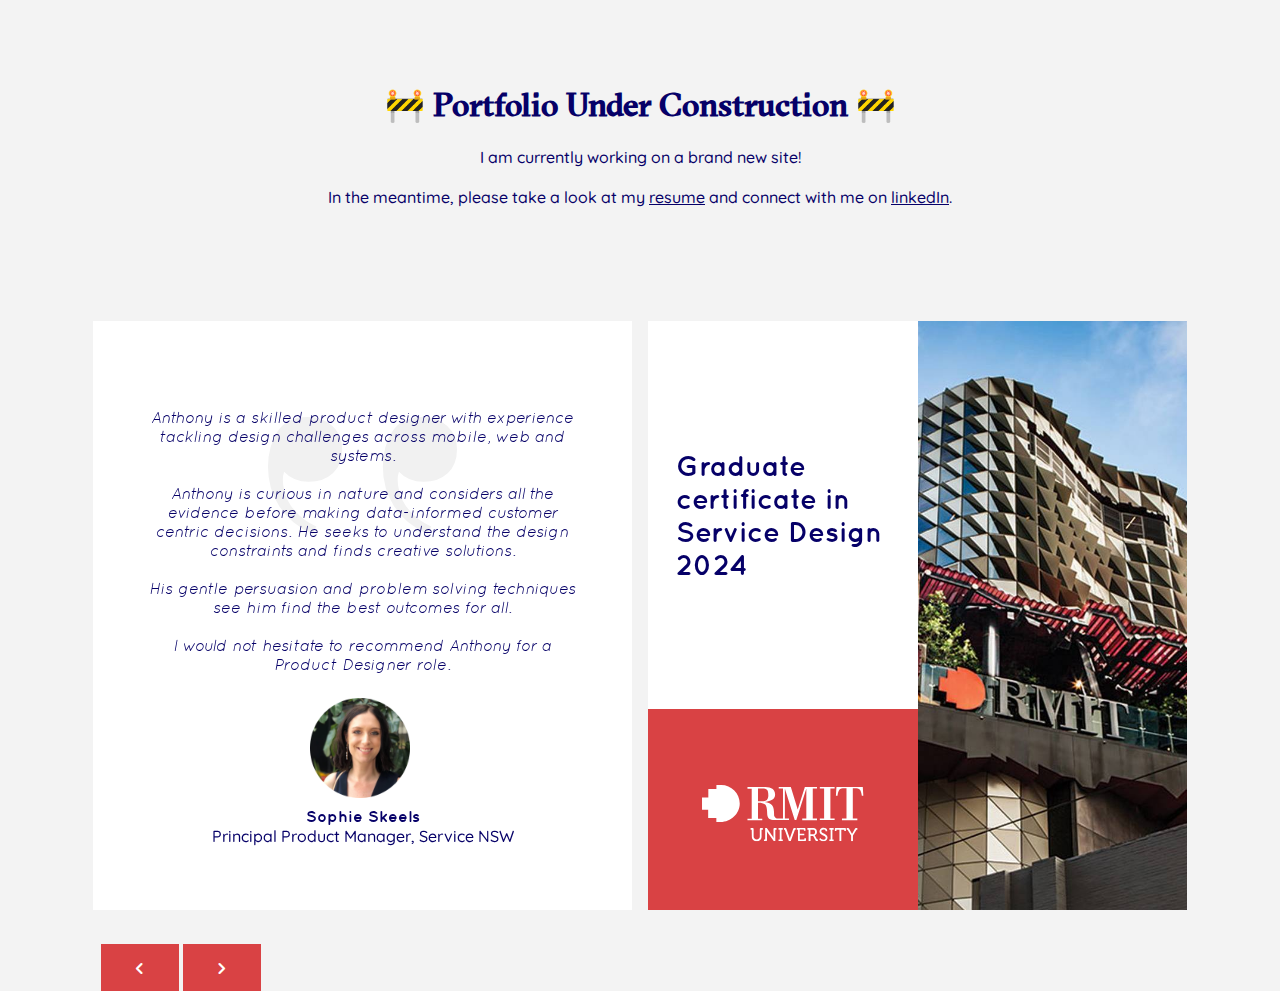
<file: index.html>
<!doctype html>
<html lang="en">

<head>
    <!-- Global site tag (gtag.js) - Google Analytics -->
    <script async src="https://www.googletagmanager.com/gtag/js?id=UA-113395071-1"></script>
    <script>
        window.dataLayer = window.dataLayer || [];
        function gtag() { dataLayer.push(arguments); }
        gtag('js', new Date());
        gtag('config', 'UA-113395071-1');
    </script>
    <!--Site Info-->
    <meta charset="utf-8">
    <meta name="viewport" content="width=device-width, initial-scale=1">
    <meta property="og:image" content="/img/IxDA-group.png" />
    <link rel="icon" type="image/png" sizes="32x32" href="favicon-32x32.png">
    <link rel="icon" type="image/png" sizes="16x16" href="favicon-16x16.png">
    <title>Anthony Drane UX Portfolio | I create digital experiences & products</title>
    <meta name="description"
        content="I am a, Sydney-based, User-Experience/Product designer with a background in media and journalism.">
    <meta name="keywords" content="Design,Websites,Apps,Digital,UX,Product,User Experience,Designer">
    <meta name="author" content="Anthony Drane">
    <meta property="og:locale" content="en_AU">
    <meta property="og:site_name" content="Anthony Drane Solutions">
    <meta property="og:type" content="website">
    <meta property="og:url" content="https://anthonydrane.solutions/">
    <meta property="og:title" content="Anthony Drane UX & Product Design Portfolio in Sydney, Australia">
    <!--<meta property="og:image" content="/static/img/favicon.aced45ce6ed7.png">-->
    <!--Stylesheets-->
    <link rel="stylesheet" href="css/styles.css" type="text/css">
    <link rel="stylesheet" href="css/slick.css" type="text/css">
    <!-- <link rel="stylesheet" href="css/slick-theme.css" type="text/css">-->
    <link rel="stylesheet" href="css/bootstrap-grid.min.css" type="text/css">
    <link rel="stylesheet" type="text/css" href="css/normalize.css" />
    <link rel="stylesheet" type="text/css" href="css/demo.css" />
    <!-- <link rel="stylesheet" type="text/css" href="pater/pater.css" /> menu -->
    <!-- <script>document.documentElement.className = 'js';</script> menu -->
</head>

<body class="demo-3" id="homePage">

    <main>
        <!--nav menu-->
        <!--end nav menu-->
        <!--wrapper-->
        <div class="wrapper">
            <!--region Hero-->
            <!--End hero region-->
            <!--About region-->
            <!--End about region-->
            <!--Case Studies-->
            <!--End case studies region-->
            <!--Under construction-->
            <section id="underConstruction">
                <div class="row">
                    <div class="col-md-2"></div>
                    <div class="col-md-8">
                        <h1>🚧 Portfolio Under Construction 🚧</h1>
                        <p>I am currently working on a brand new site!<br><br>In the meantime, please take a look at my
                            <a href="files/resume.pdf" target="_blank">resume</a> and connect with me on <a
                                href="https://www.linkedin.com/in/anthony-drane/" target="_blank">linkedIn</a>.
                        </p>
                    </div>
                    <div class="col-md-2"></div>
                </div>
            </section>
            <!--End under construction region-->
            <!--Testimonials-->
            <section id="testimonials">
                <div class="container">
                    <div class="row" class="mt2em">
                        <div class="col-md-12">
                            <div class="testimonials">
                                <div class="testimonial">
                                    <div class="quote">
                                        <Blockquote>Anthony is a skilled product designer with experience tackling
                                            design challenges
                                            across mobile, web and systems. <br><br>Anthony is curious in nature and
                                            considers
                                            all
                                            the evidence before making data-informed customer centric decisions. He
                                            seeks
                                            to understand the design constraints and finds creative solutions.<br><br>
                                            His
                                            gentle
                                            persuasion and problem solving techniques see him find the best outcomes for
                                            all.<br><br> I would not hesitate to recommend Anthony for a Product
                                            Designer role.
                                        </Blockquote>
                                        <div id="quotePerson">
                                            <img src="img/sophie.png"></img><br>
                                            <b>Sophie Skeels</b>
                                            <br>Principal Product Manager, Service NSW
                                        </div>
                                    </div>
                                </div>
                                <div class="testimonial">
                                    <div class="reference rmit">
                                        <div class="container"
                                            style="background-color: #D94244; padding-left: 0; height: 100%">
                                            <div class="row">
                                                <div class="col-md-12">
                                                    <table>
                                                        <tr>
                                                            <td class="refText">Graduate certificate in Service Design
                                                                2024</td>
                                                            <td class="image" rowspan="2"></td>
                                                        </tr>
                                                        <tr>
                                                            <td class="logo"></td>
                                                        </tr>
                                                    </table>
                                                </div>
                                            </div>
                                        </div>
                                    </div>
                                </div>
                                <div class="testimonial">
                                    <div class="quote">
                                        <Blockquote>Anthony is a huge asset to any workplace. He has the ability to look
                                            at any piece of work with such empathy and always putting the customer at
                                            the forefront. He is a big advocate for customer centric design and will
                                            always go above and beyond to solve problems and create the best
                                            experiences.<br><br>

                                            Anthony is a great role model to junior designers and has the natural
                                            ability to nurture and mentor them. He is always open for feedback and happy
                                            to give others constructive feedback. He's also continuously looking to grow
                                            and improve to be the best designer he can be.<br><br>

                                            I would consider Anthony as an all-rounder when it comes to design, as he is
                                            experienced in all aspects of design whether it be leadership, strategy,
                                            discovery, research or UX/UI. He is a great team player and a natural
                                            collaborator.
                                        </Blockquote><br><br>
                                        <div id="quotePerson">
                                            <img src="img/Paul.png"></img><br>
                                            <b>Paul Andrew</b>
                                            <br>Principal Product Designer, Service NSW
                                        </div>
                                    </div>
                                </div>
                                <div class="testimonial">
                                    <div class="reference sludge">
                                        <div class="container"
                                            style="background-color: #D94244; padding-left: 0; height: 100%">
                                            <div class="row">
                                                <div class="col-md-12">
                                                    <table>
                                                        <tr>
                                                            <td class="refText">World's first Sludge-a-thon</td>
                                                            <td class="image" rowspan="2"></td>
                                                        </tr>
                                                        <tr>
                                                            <td class="logo"></td>
                                                        </tr>
                                                    </table>
                                                </div>
                                            </div>
                                        </div>
                                    </div>
                                </div>
                                <div class="testimonial">
                                    <div class="quote">
                                        <Blockquote>I worked with Anthony for several months. He was a pleasure to work
                                            with, quick to
                                            learn with a great work ethic, he was able to grasp not only the deeper
                                            complex
                                            details of a product, but also the broader product strategy.<br><br> He is
                                            an
                                            excellent
                                            communicator able to build rapport with all he works with.</Blockquote>
                                        <div id="quotePerson">
                                            <img src="img/dd-mitch.png"></img><br>
                                            <b>Mitch Cullen</b>
                                            <br>UX Manager, Deloitte Digital Australia
                                        </div>
                                    </div>
                                </div>
                                <div class="testimonial">
                                    <div class="reference ixda">
                                        <div class="container"
                                            style="background-color: #D94244; padding-left: 0; height: 100%">
                                            <div class="row">
                                                <div class="col-md-12">
                                                    <table>
                                                        <tr>
                                                            <td class="refText">IxDA Design Research Mentor Group 2018
                                                            </td>
                                                            <td class="image" rowspan="2"></td>
                                                        </tr>
                                                        <tr>
                                                            <td class="logo"></td>
                                                        </tr>
                                                    </table>
                                                </div>
                                            </div>
                                        </div>
                                    </div>
                                </div>
                                <div class="testimonial">
                                    <div class="quote">
                                        <Blockquote>Anthony is a great designer and was a great asset to have on the
                                            project we worked
                                            on together. He can think outside the box, and is great at understanding the
                                            complexities of business and user needs.</Blockquote>
                                        <div id="quotePerson">
                                            <img src="img/bc-alissa@2x.png"></img><br>
                                            <b>Alissa Condra</b>
                                            <br>Lead UX Designer, BEcoME. Education
                                        </div>
                                    </div>
                                </div>
                                <div class="testimonial">
                                    <div class="reference gAssembly">
                                        <div class="container"
                                            style="background-color: #D94244; padding-left: 0; height: 100%">
                                            <div class="row">
                                                <div class="col-md-12">
                                                    <table>
                                                        <tr>
                                                            <td class="refText">General Assembly UX immersive 2017</td>
                                                            <td class="image" rowspan="2"></td>
                                                        </tr>
                                                        <tr>
                                                            <td class="logo"></td>
                                                        </tr>
                                                    </table>
                                                </div>
                                            </div>
                                        </div>
                                    </div>
                                </div>
                                <div class="testimonial">
                                    <div class="quote">
                                        <Blockquote>Anthony was very communicative in ensuring our needs and
                                            expectations were met. The
                                            final results of the project were more than we could have hoped for and we
                                            look
                                            forward to taking things into the next stage.</Blockquote>
                                        <div id="quotePerson">
                                            <img src="img/Audrey@2x.png"></img><br>
                                            <b>Audrey Killeen</b>
                                            <br>Process Engineer, City Water Technology
                                        </div>
                                    </div>
                                </div>
                            </div>
                        </div>
                    </div>
                    <div class="row">
                        <div class="col-md-12">
                            <div class="btn-slick">
                                <button class="btn quotePrev">
                                    < </button>
                                        <button class="btn quoteNext"> > </button>
                            </div>
                        </div>
                    </div>
                </div>
        </div>
        </div>
        </section>
        <!--End testimonials-->
        <!--Blog-->
        <!--End blog-->
        <!--Contact-->
        <!--End Contact-->
        </div>
    </main>
    <!--end wrapper-->
    <!--Load scripts-->
    <script src="js/jquery.min.js"></script>
    <script src="js/jquery.migrate.min.js"></script>
    <script src="js/slick.min.js"></script>
    <script src="js/bootstrap.min.js"></script>
    <script src="js/easings.js"></script>
    <script src="js/demo3-2.js"></script>
    <!--End load scripts-->
    <!--Init scripts-->
    <script type="text/javascript">
        $(document).ready(function () {
            $('.skills').slick({
                dots: true,
                infinite: true,
                speed: 600,
                slidesToShow: 6,
                slidesToScroll: 1,
                autoplay: true,
                autoplaySpeed: 2000,
                responsive: [
                    {
                        breakpoint: 1024,
                        settings: {
                            slidesToShow: 4,
                            slidesToScroll: 1,
                            infinite: true,
                            dots: true
                        }
                    },
                    {
                        breakpoint: 600,
                        settings: {
                            slidesToShow: 3,
                            slidesToScroll: 1
                        }
                    },
                    {
                        breakpoint: 480,
                        settings: {
                            slidesToShow: 2,
                            slidesToScroll: 1
                        }
                    }
                ]
            });
        });
        $(document).ready(function () {
            $('.testimonials').slick({
                dots: true,
                infinite: false,
                speed: 300,
                slidesToShow: 2,
                slidesToScroll: 1,
                responsive: [
                    {
                        breakpoint: 992,
                        settings: {
                            slidesToShow: 1,
                            slidesToScroll: 1
                        }
                    }
                ]
            });
        });
        jQuery(".skillsPrev").click(function () {
            $(".skills .slick-prev").click()
        });
        jQuery(".skillsNext").click(function () {
            $(".skills .slick-next").click()
        });
        jQuery(".quotePrev").click(function () {
            $(".testimonials .slick-prev").click()
        });
        jQuery(".quoteNext").click(function () {
            $(".testimonials .slick-next").click()
        });
        jQuery(".global-menu__item").click(function () {
            $(".hamburger").click()
        });
    </script>
    <!--End init scripts-->
</body>

</html>
</file>
<file: css/styles.css>
/*Anthony Drane - UX & Product Design Portfolio CSS*/
/*Colors
    Green = #7DCE94
    Black = #3D3D3F
    Dark-Grey = #707070
    Light-Grey = #F9F8FD
    White = #FFFFFF
*/

/* Fonts */
@font-face {
  font-family: 'gt_sectrabold';
  src: url('../fonts/gt-sectra-bold-webfont.woff2') format('woff2'),
       url('../fonts/gt-sectra-bold-webfont.woff') format('woff');
  font-weight: normal;
  font-style: normal;
}
@font-face {
  font-family: 'gt_sectramedium';
  src: url('../fonts/gt-sectra-medium-webfont.woff2') format('woff2'),
       url('../fonts/gt-sectra-medium-webfont.woff') format('woff');
  font-weight: normal;
  font-style: normal;
}
@font-face {
  font-family: 'quicksand';
  src: url('../fonts/quicksand-regular-webfont.woff2') format('woff2'),
       url('../fonts/quicksand-regular-webfont.woff') format('woff');
  font-weight: 300;
  font-style: normal;
}
@font-face {
  font-family: 'quicksand';
  src: url('../fonts/quicksand-bold-webfont.woff2') format('woff2'),
       url('../fonts/quicksand-bold-webfont.woff') format('woff');
  font-weight: bold;
  font-style: normal;
}
@font-face {
  font-family: 'quicksand';
  src: url('../fonts/quicksand-italic-webfont.woff2') format('woff2'),
       url('../fonts/quicksand-italic-webfont.woff') format('woff');
  font-weight: normal;
  font-style: italic;
}
@font-face {
  font-family: 'quicksand';
  src: url('../fonts/quicksand-light-webfont.woff2') format('woff2'),
       url('../fonts/quicksand-light-webfont.woff') format('woff');
  font-weight: lighter;
  font-style: normal;
}
@font-face {
  font-family: 'quicksand';
  src: url('../fonts/quicksand-medium-webfont.woff2') format('woff2'),
       url('../fonts/quicksand-medium-webfont.woff') format('woff');
  font-weight: normal;
  font-style: normal;
}

/*Core Elements */
body {background-color: #f3f3f3; overflow: scroll !important;}
html,body{width: 100%; height: 100%; margin: 0px; padding: 0px;}
main {overflow-x: hidden;}

p {font-size: 1em;}
*, body, p {font-family: 'quicksand', sans-serif; color: #060068;}
h2, h3, h4 {font-family: 'quicksand', sans-serif; font-weight: bold;}
h1 {font-family: 'gt_sectramedium', serif; font-size: 2em; font-weight: 900; color: #060068;} /*hero*/
h2 {font-size: 1.25em; font-weight: 700;color: #060068;}

/* Container */
.container{width:100%;padding-right:15px;padding-left:15px;margin-right:auto;margin-left:auto}
@media (min-width:576px){.container{max-width:540px}}
@media (min-width:768px){.container{max-width:720px}}
@media (min-width:992px){.container{max-width:960px}}
@media (min-width:1200px){.container{max-width: 1140px !important;}}
@media (min-width:1400px){.container{max-width: 1240px !important;}}
@media (min-width:1600px){.container{max-width: 1440px !important;}}

/*Navigation*/
.myName {font-family: 'gt_sectramedium', serif; font-size: 1.7em;color: #060068; padding-top: 0.9em;}
.global-menu__wrap a {font-family: 'gt_sectramedium', serif; text-decoration: none; color: #fff;}
.global-menu__wrap a:hover {color: #060068;}
.global-menu__wrap {padding: 20px;}
.global-menu__item {font-size: 2.5em !important;}
ul .global-menu__item {font-size: 1.5em !important;}

/*Spacing*/
section#caseSudies, section#blog, section#contact {margin-top: 10em;}
section#footer {margin: 2em 0;}

/*Buttons*/
.btn {
	background-color: #D94244;
	color: #fff;
	border: 2px solid transparent;
  padding: 0.8em 2em;
  font-weight: bold;
}

.btn:hover {
  border: 2px solid #D94244;
  color: #D94244;
  background-color: transparent;
}

.btn.btn-rev {background-color: #fff;
color: #D94244;}

.btn.btn-rev:hover {
  border: 2px solid #fff;
  color: #fff;
  background-color: #D94244;
}

button.slick-prev, button.slick-next {visibility: hidden;}
.btn-slick .btn:first-of-type:hover img {content: url("../img/arrow-l-rev.svg");}
.btn-slick .btn:nth-child(2):hover img {content: url("../img/arrow-r-rev.svg");}

/*Extended Divs*/
.extend-right-red:before {
  right: -999em;
  background: #D94244;
  content: '';
  display: block;
  position: absolute;
  width: 999em;
  top: 0;
  bottom: 0;
}

.extend-right-white:before {
  right: -999em;
  background: #fff;
  content: '';
  display: block;
  position: absolute;
  width: 999em;
  top: 0;
  bottom: 0;
}

.extend-left-red:before {
  left: -999em;
  background: #D94244;
  content: '';
  display: block;
  position: absolute;
  width: 999em;
  top: 0;
  bottom: 0;
}

.extend-left-white:before {
  left: -999em;
  background: #fff;
  content: '';
  display: block;
  position: absolute;
  width: 999em;
  top: 0;
  bottom: 0;
}

/*************************/
/**      #homePage      **/
/*************************/
#homePage {margin: 0; position: relative;}


/* #homePage - Hero */
#hero {  margin-top: 3em; margin-bottom: 13em;}

.heroText {text-align: center;margin-top: -30%;position: absolute;width: 100%;}
.heroText span {font-family: 'gt_sectramedium', serif; font-size: 1.5em; background-color:#fff; color: #060068; background: #fff; display: inline-block; padding: 0.15em; margin: 5px 0;}

svg,
svg circle {fill: #D94244;}

@keyframes from0to360 {
  from{transform:rotate(0);}
  to{transform:rotate(360deg);}
}

#Circle1 {
  animation: from0to360 1s linear infinite;
  cx: 150;
  cy: 145;
  r: 130;
  transform-origin: 145px 150px;
}

@keyframes from360to0 {
  from{transform:rotate(360deg);}
  to{transform:rotate(0deg);}
}

#Circle2 {
  animation: from360to0 2s linear infinite;
  cx: 150;
  cy: 155;
  r: 130;
  transform-origin: 155px 150px;
}

#Circle3 {
  animation: from0to360 3s linear infinite;
  cx: 145;
  cy: 150;
  r: 130;
  transform-origin: 150px 145px;
}

#Circle4 {
  animation: from360to0 2.5s linear infinite;
  cx: 155;
  cy: 150;
  r: 130;
  transform-origin: 150px 155px;
}

#homePage .sectHead {background: #fff; font-family: 'gt_sectramedium', serif;font-size:1.5em; text-align: center; padding: 0.5em;}

/* Under Construction */
#underConstruction .row {
  padding-top: 4em;
  padding-bottom: 4em;
  padding-left: 16px;
  padding-right: 16px;
  text-align: center;
}

/* About */
.bio {
  background-color: #fff;
}

#about .tiles .tile {
  background: #fff;
  height: 10em;
  margin: -1em 1em 0 1em;
  padding: 1em;
  border-radius: 5px;
  box-shadow: 0 4px 8px 0 rgba(0,0,0,.12), 0 2px 4px 0 rgba(0,0,0,.08);
}

.bio .bio-text {
  vertical-align: middle;
  padding: 2em;
}

.bio .bioImg img {
	position: absolute;
	bottom: 0;
	width: 90%;
	vertical-align: bottom;
}

.bio-points {
	background-color: #D94244;
}

.bio-point {
  padding: 1.5em;
}

.bio-point span {
  font-weight:bold;
  font-size: 2em;
}

.bio-point p, .bio-point span {color: #fff;}

/*.container.uxSkills {
  padding-right: 0px;
  max-width: none !important;
}*/

.slick-track
{
    display: flex !important;
}

.slick-slide
{
    height: inherit !important;
}

.skills .skill:first-of-type {margin-left: 0em;}
.skill {
  padding: 1em;
  margin: 0.5em 0.5em 0.5em 0.5em;
  background-color: #fff;
  height: 100%;
}

.skill img {height: 50px; width: auto;}

ul.slick-dots {display: none !important;}
.slick-dotted.slick-slider {margin-bottom: 0.5em !important;}
.btn-slick .skillsPrev {margin-left: 0em;}

/* Case Studies */
#caseStudies .col-md-6 {
  width: 100%;
  height: 60vh;
  padding: 2em;
}

#caseStudies .col-md-6 {
	display: table;
}

.csText {padding: 2em; padding-top: 4em;}
.csText.extend-left-red {background-color: #D94244;}
.csText.extend-left-white {background-color: #fff;}

.csText .btn {vertical-align: middle; margin-top: 2em;}

.csText div {
  display: table-cell;
  vertical-align:middle;
  padding: 2.5vh;
}
@media (min-width:992px) {.csText div {padding-top: 2em}}
.becomeEdu h2, .ozHarvest h2 {color: #fff;}

.csImg {background-color: #fff;padding: 1vh;position: relative;}
.becomeEdu .csImg, .ozHarvest .csImg {background-color: #D94244;}

.caseStudy .csImg {
  vertical-align: middle;
  text-align: center;
  display: flex;
  align-items: center;
  flex-wrap: wrap;
}

.csImg img {
  max-height: 100%;
  max-width: 100%;
  text-align: center;
  padding: 1em;
}
.becomeEdu .csImg img {max-height: 90%;max-width: 90%;}
.proAuto .csImg img {max-height: 90%;max-width: 100%;}
.cityWater .csImg img {max-height: 99%;max-width: 100%;}
.becomeEdu .csImg img {max-height: 90%;max-width: 90%;}

.sevenDayEx p {border: 1px dashed #fff; text-align: center; margin: 1em 0 1em 0; padding: 20px;}
.sevenDayEx a {background-color: #fff; padding: 10px 15px; color: #D94244; margin-left: 10px; text-decoration: none; box-sizing: border-box; -moz-box-sizing: border-box; -webkit-box-sizing: border-box;}
.sevenDayEx a:hover {background-color: #D94244; outline: 1px solid #fff; color: #fff;}

@media (max-width:767px){.caseStudy .csText, .caseStudy .csText div {padding-top: 0}}

/*testimonials*/
#testimonials .reference .container {padding-right: 0px;}

.quote {
  padding: 1em;
  background-image: url(../img/quote-bg.svg);
  background-size: 35%;
  background-position: 50% 20%;
  background-repeat: no-repeat;
  display: flex;
  align-content: center;
  flex-wrap: wrap;
}

#quotePerson {
  text-align: center;
  width: 100%;
  padding-top: 0.5em;
}

#quotePerson img {
  margin-bottom: 0.5em;
}

.quote, .reference {background-color: #fff; margin: 0.5em;  height: 100%;}

.quote blockquote {font-weight: lighter; text-align: center; font-style: italic;}
.quote .quoter {text-align: center; padding-top: 10px; width: 100%;}
.quote img {width: 100px; margin-right: 5px;}
.quote img, .quote span {display: inline-block !important; vertical-align: middle;}
.btn-slick .quotePrev {margin-left: 1em;}

.refText {background: #fff; padding: 0.5em 1em 0.5em 1em; font-size: 1.75em; font-weight: bold;}
.reference .col-sm-6, .reference .col-sm-6 .row {height: 100%;}
.reference .col-md-12 {height: 50%;}

.reference .image {
  background-size: cover;
  background-position: right 0;
}
.rmit .image {
  background-image: url("../img/CS-RMIT.jpg");
  background-position: 70% 0;
}
.sludge .image {
  background-image: url("../img/sludge.jpg");
  background-position: 70% 0;
}
.ixda .image {
  background-image: url("../img/IxDA-group.png");
}
.gAssembly .image {
  background-image: url("../img/UXdi18.jpg");
}

.reference .logo {
  background-repeat: no-repeat;
  background-size: 60%;
  background-position: 50% 50%;
}
.rmit .logo {
  background-image: url("../img/rmit.svg");
}
.sludge .logo {
  background-image: url("../img/sludge.png");
}
.ixda .logo {
  background-image: url("../img/IxDA@2x.png");
}
.gAssembly .logo {
  background-image: url("../img/General_Assembly_logo.svg");
}

.reference .row, .reference .col-md-12, .reference table {
  height: 100%;
}
.reference table {width: 100%;}

.reference table tr:first-of-type td {height: 65%; width: 50%;}
.reference table tr:nth-child(2) {height: 100%;}

/*blog*/

#blog .row > div {background-color: #fff;}

#blog a {
	width: 80%;
}

#blog img {
  width: 100%;
  display: block;
  margin: auto;
}
#blog h3 {background-color: #D94244; padding: 1em 2em 1em 2em; margin-top: 0; color: #fff;}
#blog a {color: #fff; text-decoration: none;}
#blog a:hover, #blog a:hover h3 {color: #060068; text-decoration: underline;}

#blog .col-md-5 {background-color: #D94244; color: #fff; padding-top: 2em;}

#blog .btn {
  float: right;
  margin-top: 15px;
  margin-bottom: 2em;
}

/*Contact & Footer*/
#contact, #footer {text-align: center;}

#contact .row {padding: 2em; background-color: #fff;}
.contactIcons a {text-decoration: none; margin-right: 10px}
.contactIcons {margin: 20px;}
.contactIcons a:hover path {fill: #060068}



/*************************/
/**    #caseStudies     **/
/*************************/

/*General Case Study*/
.caseStudy .heroText {margin-top: 0;}
.caseStudy #hero {margin-bottom: 8em;}

.caseStudy #hero .row:first-of-type {
  padding: 7em 0;
  background-size: 30% auto !important;
  background-position: 25% 50% !important;
  animation: bounce 3s ease infinite;
 }
  .caseStudy #hero .row:nth-child(2){margin-top:-10em;}
 @keyframes bounce{
  50% {
      transform: translateY(10px);
  }
  100% {
      transform: translateY(0px);
  }
}

@media (max-width:767px){.csRow > .col-md-3 p {display:none;}}
 
.caseStudy #context {margin: 5em 0;}
.csRow > div {background: #fff; padding: 0 2em;}
.csContent {margin-bottom: 10em;}
.csRow img {width: 100%; padding: 0.25em;}

.caseStudy #context div {text-align: center;}
 @media (min-width:844px){
  .csContent .row:not(:first-of-type) > div {padding: 2em 1em;}
}
 
.csContent .container .row.csRow:nth-child(2) div.col-md-3:nth-child(2),
.csContent .container .row.csRow:nth-child(2) div.col-md-7:nth-child(3),
.csContent .container .row.csRow:nth-child(2) div.col-md-10:nth-child(2),
.csContent .container .row.csRow:nth-child(2) div.col-md-5:nth-child(2),
.csContent .container .row.csRow:nth-child(2) div.col-md-5:nth-child(3) {padding-top: 60px;}

@media (min-width:768px){
  .csContent .container .row.csRow:nth-child(2) .col-md-3,
  .csContent .container .row.csRow:nth-child(2) .col-md-7,
  .csContent .container .row.csRow:nth-child(2) .col-md-10,
  .csContent .container .row.csRow:nth-child(2) .col-md-5 {padding-top: 75px;}
}

.csContent .row:not(.csRow) .sectHead  { font-family: 'gt_sectramedium', serif; font-size: 3em !important; color: #D94244 !important; margin-bottom: -26px !important; z-index: 100 !important; background: none;}


 /*************************/
/**    #BecomeEdu        **/
/**************************/
#csBecome.caseStudy #hero .row:first-of-type {background: url("../img/become-logo.svg") no-repeat; background-size: auto 100% !important;}

 /*************************/
/**    #Pro  Auto        **/
/**************************/
#csProauto.caseStudy #hero .row:first-of-type {background: url("../img/proauto/vehicle.svg") no-repeat; background-size: auto 100% !important;}


 /*************************/
/**    #cityWaterTech    **/
/**************************/
#csCwt.caseStudy #hero .row:first-of-type {background: url("../img/cs-cityWater.png") no-repeat; background-size: 350px auto !important;}

table.cwtInsights tr th {text-align:left; padding-left: 1em; background-color: #D94244;}
table.cwtInsights tr th p { color: #ffffff;}
table.cwtInsights tr {border-top: 1px solid #060068;}
table.cwtInsights tr td {padding: 1em; vertical-align: top;}
table.cwtInsights tr td:first-of-type {width: 65%;}

 /*************************/
/**    #OzHarvest        **/
/**************************/
#csOzharvest.caseStudy #hero .row:first-of-type {background: url("../img/ozharvest/van.png") no-repeat; background-size: 30% auto !important;}

table.ozharvestInsights tr th {text-align:left; padding-left: 1em; background-color: #D94244;}
table.ozharvestInsights tr th p { color: #ffffff;}
table.ozharvestInsights tr {border-top: 1px solid #060068;}
table.ozharvestInsights tr td {padding: 1em; vertical-align: top;}
table.ozharvestInsights tr td:first-of-type {width: 55%;}

.bjFogg h1 {font-size: 1.75em;}

 /*************************/ 
/**** MEDIA QUERIES ****/
/*************************/
@media screen and (max-width: 55em){
  .hamburger {top: 2em !important; right: 1em !important;}
  .global-menu__item {font-size: 1.5em !important}
  ul .global-menu__item {font-size: 1.25em !important;}
  }

@media (max-width:992px){
 .bio .bioImg img {position: relative;}
}

@media (max-width:1401px){body#homePage .heroText {margin-top: -35%;}}
@media (max-width:1201px){body#homePage .heroText {margin-top: -49%;}}
@media (max-width:993px){body#homePage .heroText {margin-top: -59%;}}
@media (max-width:769px){body#homePage .heroText {margin-top: -45%;}}
@media (max-width:769px){body#homePage .heroText {margin-top: -45%;}}
@media (max-width:577px){body#homePage .heroText {margin-top: -45%;}}
@media (max-width:492px){body#homePage .heroText {margin-top: -60%;}}
@media (max-width:442px){body#homePage .heroText {margin-top: -66%;}}
@media (max-width:400px){body#homePage .heroText {margin-top: -76%;}}

@media (max-width:844px){
.extend-right-red:before {visibility:hidden;}
.extend-right-white:before {visibility:hidden;}
.extend-left-red:before {visibility:hidden;}
.extend-left-white:before {visibility:hidden;}

#hero h1 {font-size: 1.5em;}

.mt2em {margin-top: 2em;}
.csText {padding-top: 2em;}
.csImg img {padding: 0.25em;}

blockquote {margin: 10px 0 20px 0;}
.refText {padding: 0.5em; font-size: 25px}
.quote, .reference {margin: 0em;}
.reference .gAssembly .logo {background-size: 80%;background-position: 50% 50%;}
}
</file>
<file: css/demo.css>
*,
*::after,
*::before {
	box-sizing: border-box;
}

.demo-3 {
	--color-text: #fbd54a;
	--color-bg: #333;
	--color-link: #4d4f5f;
	--color-link-hover: #bfb5b5;
	--color-info: #fff;
	--color-main-bg: #24262d;
	--path-fill-1: #000000;
	--path-fill-2: #1d1d1f;
	--path-fill-3: #fbd54a;
	--color-title: #fff;
	--font-family-title: 'Arapey', serif;
	--font-size-title: 5vmax;
	--font-weight-title: 400;
	--color-menu: #000000;
	--color-menu-hover: #fff;
	--font-family-menu: 'Arapey', serif;
	--font-size-menu: 4vmax;
	--font-weight-menu: 400;
	--button-bg: #fff;
	--button-circle: #ada4a4;
	--button-line: #222;
}

/* Fade effect */
.js body {
	opacity: 0;
	transition: opacity 0.3s;		
}

.js body.render {
	opacity: 1;
}

main {
	position: relative;
	width: 100%;
	min-height: 100vh;
}

.content {
	position: relative;
	display: flex;
	justify-content: center;
	align-items: center;
	min-height: 100vh;
	margin: 0 auto;
	pointer-events: none;
}



.global-menu {
	width: 100vw;
	height: 90vh;
	display: flex;
	justify-content: center;
	align-items: center;
	position: fixed;
	top: 0;
	left: 0;
	pointer-events: none;
	z-index: 999;
}

.global-menu__item {
	color: var(--color-menu);
	font-family: var(--font-family-menu);
	font-size: var(--font-size-menu);
	font-weight: var(--font-weight-menu);
	opacity: 0;
	transform: translateY(-100%);
	pointer-events: none;
	display: block;
	margin: 0.25em 0;
	transition: transform 0.3s, opacity 0.3s;
	transition-timing-function: ease-in;
}

.global-menu__item--demo-3 {
	transition: transform 0.1s, opacity 0.1s;
	transform: translateY(100%);
	transition-timing-function: ease-out;
}

.global-menu__item:hover {
	color: var(--color-menu-hover);
}

.global-menu__item.is-opened {
	opacity: 1;
	transform: translateY(0) rotate(0);
	pointer-events: auto;
	transition-timing-function: ease;
}

.global-menu__item--demo-4.is-opened,
.global-menu__item--demo-5.is-opened {
	transform: translateX(0) rotate(0);
}

.global-menu__item--demo-4.is-opened {
	transition-timing-function: cubic-bezier(0.230, 1.000, 0.355, 1.400);
}

.global-menu__item:nth-of-type(1) {
	transition-delay: 0s;
}

.global-menu__item.is-opened:nth-of-type(1) {
	transition-delay: 0.85s;
}

.global-menu__item:nth-of-type(2) {
	transition-delay: 0.05s;
}

.global-menu__item.is-opened:nth-of-type(2) {
	transition-delay: 0.8s;
}

.global-menu__item:nth-of-type(3) {
	transition-delay: 0.1s;
}

.global-menu__item.is-opened:nth-of-type(3) {
	transition-delay: 0.75s;
}

.global-menu__item:nth-of-type(4) {
	transition-delay: 0.15s;
}

.global-menu__item.is-opened:nth-of-type(4) {
	transition-delay: 0.7s;
}

/* demo 3 */
.global-menu__item--demo-3.is-opened {
	transition-duration: 0.3s;
}

.global-menu__item--demo-3:nth-of-type(1) {
	transition-delay: 0s;
}

.global-menu__item--demo-3.is-opened:nth-of-type(1) {
	transition-delay: 0.65s;
}

.global-menu__item--demo-3:nth-of-type(2) {
	transition-delay: 0s;
}

.global-menu__item--demo-3.is-opened:nth-of-type(2) {
	transition-delay: 0.7s;
}

.global-menu__item--demo-3:nth-of-type(3) {
	transition-delay: 0s;
}

.global-menu__item--demo-3.is-opened:nth-of-type(3) {
	transition-delay: 0.75s;
}

.global-menu__item--demo-3:nth-of-type(4) {
	transition-delay: 0s;
}

.global-menu__item--demo-3.is-opened:nth-of-type(4) {
	transition-delay: 0.8s;
}

.global-menu__item--demo-3:nth-of-type(5) {
	transition-delay: 0s;
}

.global-menu__item--demo-3.is-opened:nth-of-type(5) {
	transition-delay: 0.85s;
}

.global-menu__item--demo-3:nth-of-type(6) {
	transition-delay: 0s;
}

.global-menu__item--demo-3.is-opened:nth-of-type(6) {
	transition-delay: 0.9s;
}


.shape-overlays {
	width: 100vw;
	height: 100vh;
	pointer-events: none;
	position: fixed;
	top: 0;
	left: 0;
	z-index: 899;
}

.shape-overlays.is-opened {
	pointer-events: auto;
}

.shape-overlays__path:nth-of-type(1) {
	fill: var(--path-fill-1);
}

.shape-overlays__path:nth-of-type(2) {
	fill: var(--path-fill-2);
}

.shape-overlays__path:nth-of-type(3) {
	fill: #D94244;
}

.shape-overlays__path:nth-of-type(4) {
	fill: var(--path-fill-4);
}

@-webkit-keyframes intervalHamburgerBorder {
	0% {
		opacity: 1;
		-webkit-transform: scale(1);
		transform: scale(1);
	}
	80% {
		-webkit-transform: scale(1.6);
		transform: scale(1.6);
	}
	100% {
		opacity: 0;
		-webkit-transform: scale(1.6);
		transform: scale(1.6);
	}
}

@keyframes intervalHamburgerBorder {
	0% {
		opacity: 1;
		-webkit-transform: scale(1);
		transform: scale(1);
	}
	80% {
		-webkit-transform: scale(1.6);
		transform: scale(1.6);
	}
	100% {
		opacity: 0;
		-webkit-transform: scale(1.6);
		transform: scale(1.6);
	}
}

.hamburger {
	width: 64px;
	height: 64px;
	display: block;
	position: relative;
	cursor: pointer;
	position: absolute;
	top: 2.25em;
	right: 2.25em;
	z-index: 110;
	border-radius: 50%;
	background-color: var(--button-bg);
	pointer-events: auto;
	-webkit-tap-highlight-color: rgba(0,0,0,0);
	z-index: 999;
}

.hamburger::after {
	width: 64px;
	height: 64px;
	box-sizing: border-box;
	content: '';
	display: block;
	position: absolute;
	top: 0;
	left: 0;
	pointer-events: none;
	border: 4px solid var(--button-circle);
	border-radius: 50%;
	-webkit-animation-duration: 3s;
	animation-duration: 3s;
	-webkit-animation-name: intervalHamburgerBorder;
	animation-name: intervalHamburgerBorder;
	-webkit-animation-iteration-count: infinite;
	animation-iteration-count: infinite;
}

.hamburger__line {
	width: 28px;
	height: 2px;
	overflow: hidden;
	position: absolute;
	z-index: 10;
}

.hamburger__line-in {
	width: 84px;
	height: 2px;
	position: absolute;
	top: 0;
	left: 0;
}

.hamburger__line-in::before,
.hamburger__line-in::after {
	width: 28px;
	height: 2px;
	content: '';
	display: block;
	position: absolute;
	top: 0;
	background-color: var(--button-line);
}

.hamburger__line-in::before {
	left: -56px;
}

.hamburger__line-in::after {
	left: 0;
}

.hamburger__line--01,
.hamburger__line--02,
.hamburger__line--03,
.hamburger__line--cross01,
.hamburger__line--cross02 {
	left: 18px;
}

.hamburger__line--01 {
	top: 24.6px;
}

.hamburger__line--02,
.hamburger__line--cross01,
.hamburger__line--cross02 {
	top: 31px;
}

.hamburger__line--03 {
	top: 37.4px;
}

.hamburger__line--cross01 {
	-webkit-transform: rotate(45deg);
	transform: rotate(45deg);
}

.hamburger__line--cross02 {
	-webkit-transform: rotate(-45deg);
	transform: rotate(-45deg);
}

.hamburger__line {
	-webkit-transition-duration: 0.6s;
	transition-duration: 0.6s;
	-webkit-transition-timing-function: cubic-bezier(0.19, 1, 0.22, 1);
	transition-timing-function: cubic-bezier(0.19, 1, 0.22, 1);
}

.hamburger__line-in {
	-webkit-transition-duration: 0.6s;
	transition-duration: 0.6s;
	-webkit-transition-timing-function: cubic-bezier(0.19, 1, 0.22, 1);
	transition-timing-function: cubic-bezier(0.19, 1, 0.22, 1);
}

.hamburger__line-in::before,
.hamburger__line-in::after {
	-webkit-transition-timing-function: cubic-bezier(0.19, 1, 0.22, 1);
	transition-timing-function: cubic-bezier(0.19, 1, 0.22, 1);
	-webkit-transition-property: -webkit-transform;
	transition-property: -webkit-transform;
	transition-property: transform;
	transition-property: transform, -webkit-transform;
}

.hamburger__line-in--cross01,
.hamburger__line-in--cross02 {
	-webkit-transform: translateX(-33.3%);
	transform: translateX(-33.3%);
}

.hamburger__line-in--01 {
	-webkit-transition-delay: 0.2s;
	transition-delay: 0.2s;
}

.hamburger__line-in--02 {
	-webkit-transition-delay: 0.25s;
	transition-delay: 0.25s;
}

.hamburger__line-in--02::before,
.hamburger__line-in--02::after {
	-webkit-transition-delay: 0.05s;
	transition-delay: 0.05s;
}

.hamburger__line-in--03 {
	-webkit-transition-delay: 0.3s;
	transition-delay: 0.3s;
}

.hamburger__line-in--03::before,
.hamburger__line-in--03::after {
	-webkit-transition-delay: 0.1s;
	transition-delay: 0.1s;
}

.hamburger__line-in--cross01 {
	-webkit-transition-delay: 0.0s;
	transition-delay: 0.0s;
}

.hamburger__line-in--cross02 {
	-webkit-transition-delay: 0.05s;
	transition-delay: 0.05s;
}

.hamburger__line-in--cross02::before,
.hamburger__line-in--cross02::after {
	-webkit-transition-delay: 0.1s;
	transition-delay: 0.1s;
}

.hamburger.is-opened-navi .hamburger__line-in--01,
.hamburger.is-opened-navi .hamburger__line-in--02,
.hamburger.is-opened-navi .hamburger__line-in--03 {
	-webkit-transform: translateX(33.3%);
	transform: translateX(33.3%);
}

.hamburger.is-opened-navi .hamburger__line-in--cross01,
.hamburger.is-opened-navi .hamburger__line-in--cross02 {
	-webkit-transform: translateX(0);
	transform: translateX(0);
}

.hamburger.is-opened-navi .hamburger__line-in--01 {
	-webkit-transition-delay: 0s;
	transition-delay: 0s;
}

.hamburger.is-opened-navi .hamburger__line-in--02 {
	-webkit-transition-delay: 0.05s;
	transition-delay: 0.05s;
}

.hamburger.is-opened-navi .hamburger__line-in--03 {
	-webkit-transition-delay: 0.1s;
	transition-delay: 0.1s;
}

.hamburger.is-opened-navi .hamburger__line-in--cross01 {
	-webkit-transition-delay: 0.25s;
	transition-delay: 0.25s;
}

.hamburger.is-opened-navi .hamburger__line-in--cross02 {
	-webkit-transition-delay: 0.3s;
	transition-delay: 0.3s;
}

.hamburger:hover .hamburger__line-in::before,
.hamburger:hover .hamburger__line-in::after {
	-webkit-transform: translateX(200%);
	transform: translateX(200%);
}

.hamburger:hover .hamburger__line-in--01::before,
.hamburger:hover .hamburger__line-in--01::after,
.hamburger:hover .hamburger__line-in--02::before,
.hamburger:hover .hamburger__line-in--02::after,
.hamburger:hover .hamburger__line-in--03::before,
.hamburger:hover .hamburger__line-in--03::after {
	-webkit-transition-duration: 1s;
	transition-duration: 1s;
}

.hamburger:hover .hamburger__line-in--cross01::before,
.hamburger:hover .hamburger__line-in--cross01::after,
.hamburger:hover .hamburger__line-in--cross02::before,
.hamburger:hover .hamburger__line-in--cross02::after {
	-webkit-transition-duration: 0s;
	transition-duration: 0s;
}

.hamburger.is-opened-navi:hover .hamburger__line-in--cross01::before,
.hamburger.is-opened-navi:hover .hamburger__line-in--cross01::after,
.hamburger.is-opened-navi:hover .hamburger__line-in--cross02::before,
.hamburger.is-opened-navi:hover .hamburger__line-in--cross02::after {
	-webkit-transition-duration: 1s;
	transition-duration: 1s;
}

.hamburger.is-opened-navi:hover .hamburger__line-in--01::before,
.hamburger.is-opened-navi:hover .hamburger__line-in--01::after,
.hamburger.is-opened-navi:hover .hamburger__line-in--02::before,
.hamburger.is-opened-navi:hover .hamburger__line-in--02::after,
.hamburger.is-opened-navi:hover .hamburger__line-in--03::before,
.hamburger.is-opened-navi:hover .hamburger__line-in--03::after {
	-webkit-transition-duration: 0s;
	transition-duration: 0s;
}


@media screen and (min-width: 55em) {
	.icon--keyboard {
		position: absolute;
		right: 0.55em;
		bottom: -30%;
		display: block;
		width: 54px;
		height: 46px;
		fill: var(--color-link);
	}
}

@media screen and (max-width: 55em) {
	html,
	body {
		overflow-x: hidden;
		width: 100vw;
		height: 100%;
	}
	.hamburger {
		position: fixed;
		top: 0.5em;
		right: 0.5em;
		transform: scale(0.75);
	}
}
</file>
